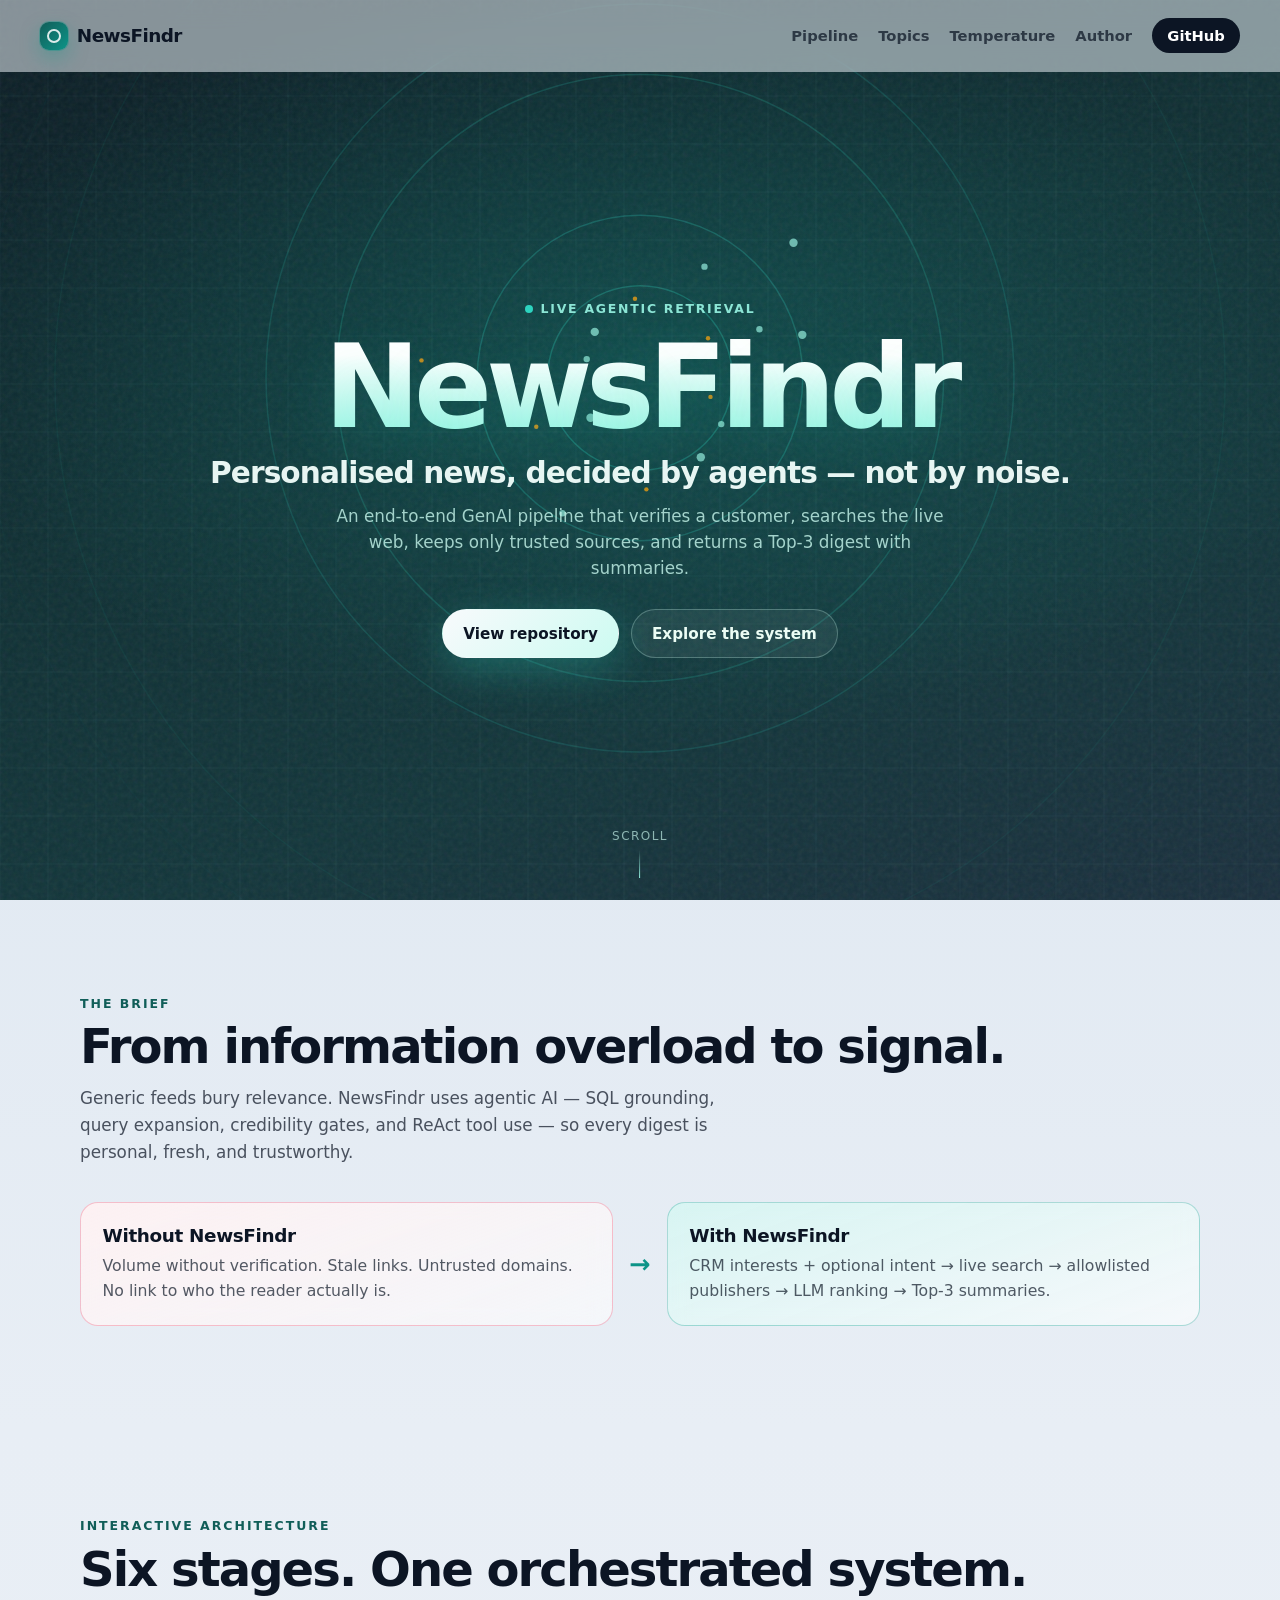
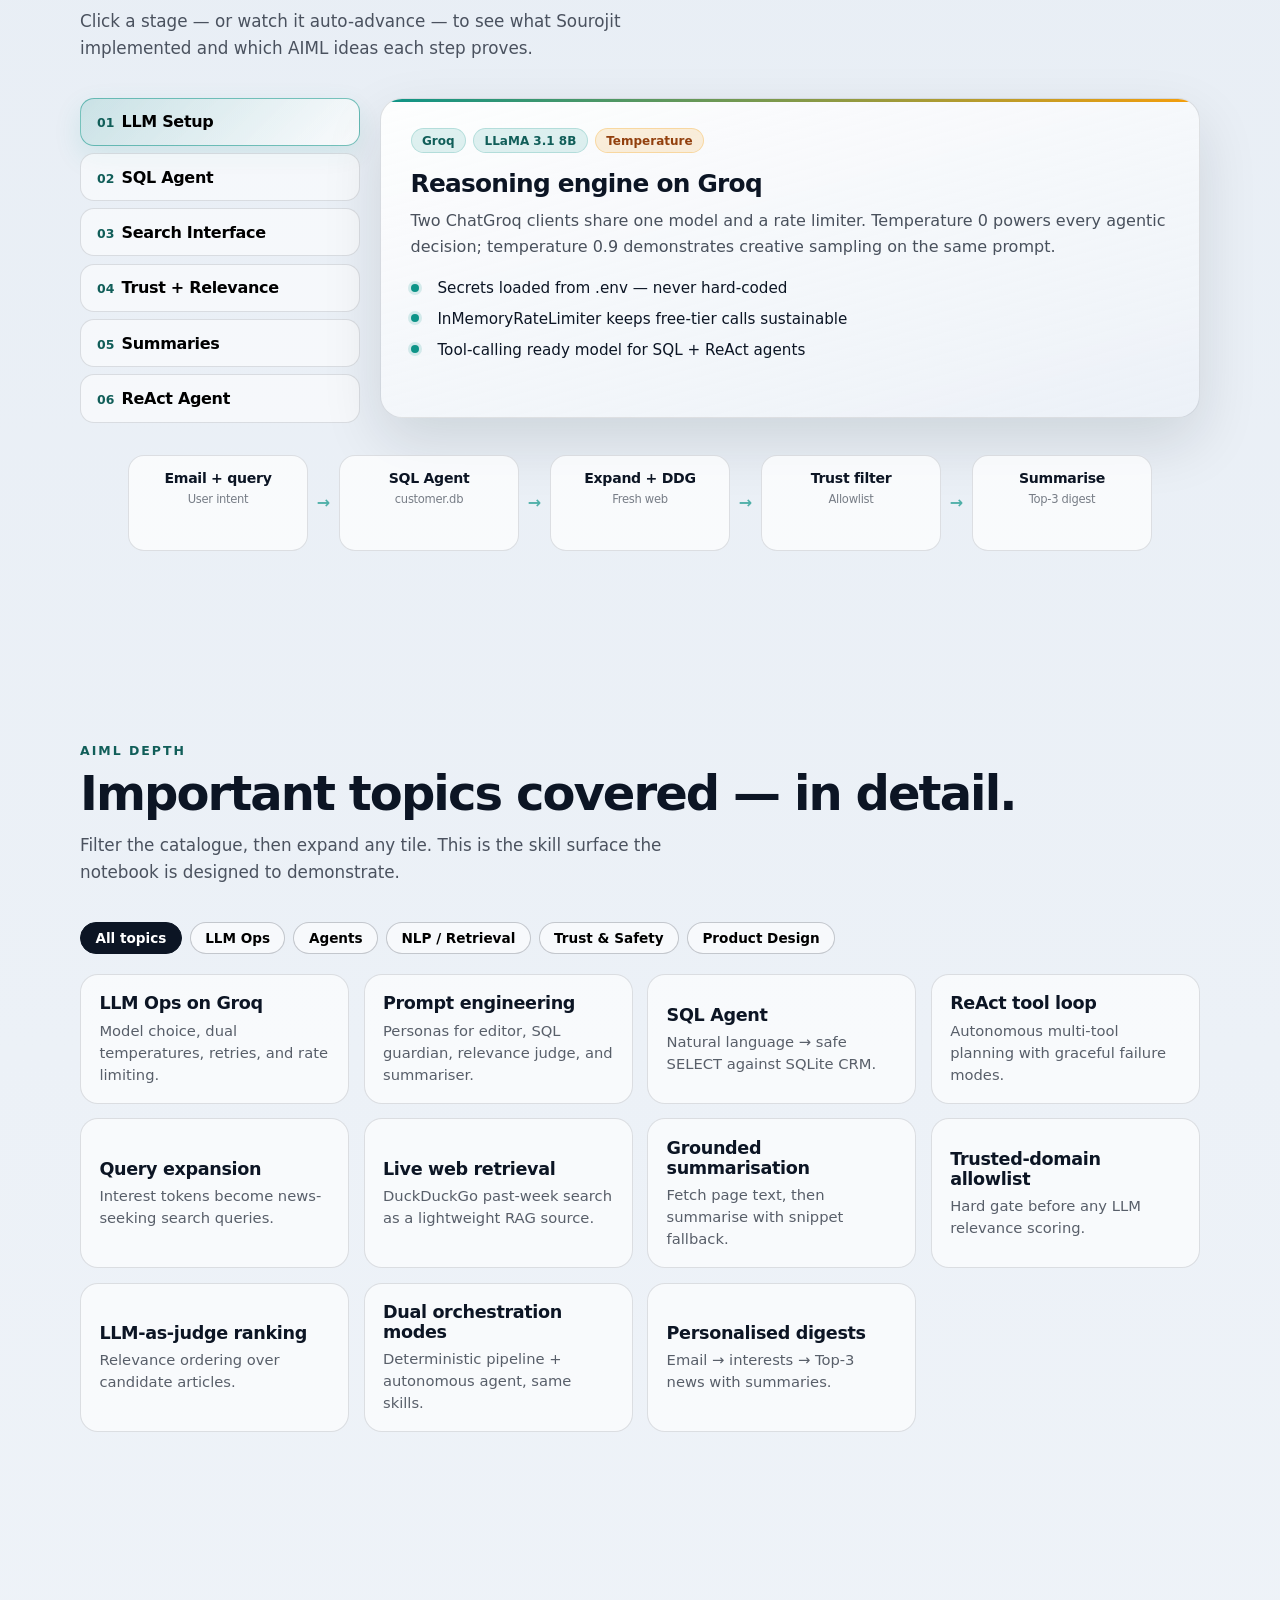
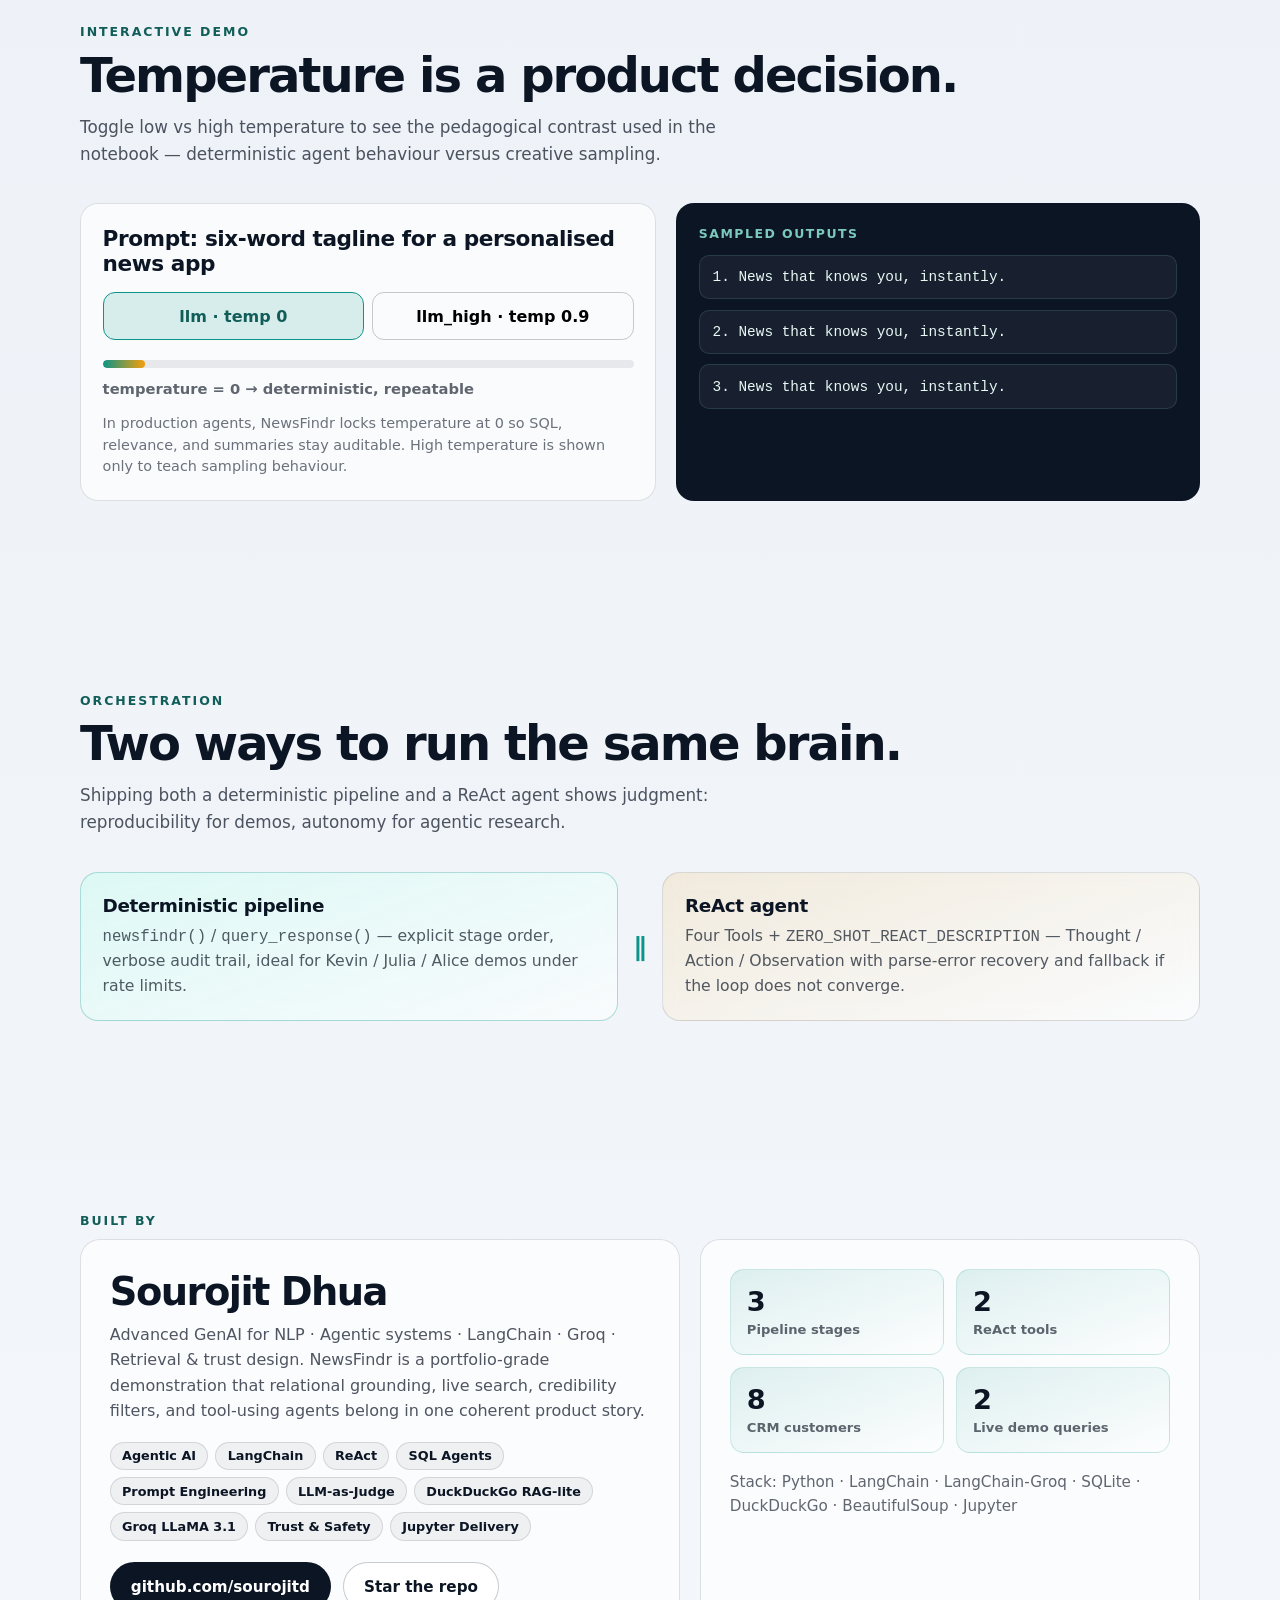
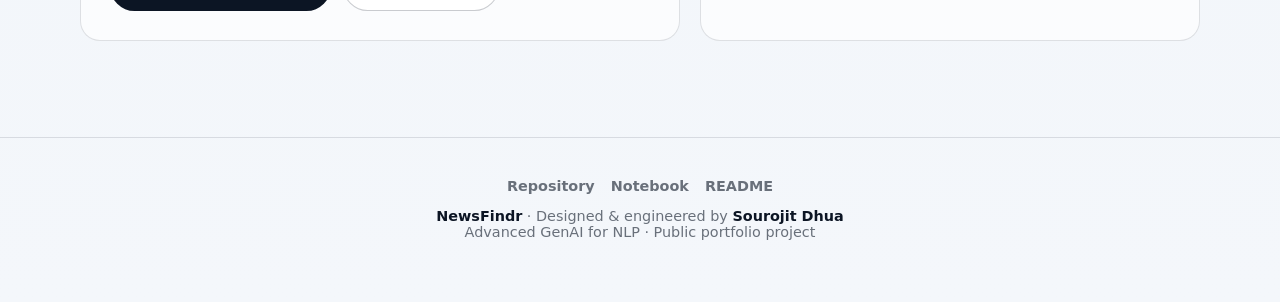
<file: docs/index.html>
<!DOCTYPE html>
<html lang="en">
  <head>
    <meta charset="UTF-8" />
    <meta name="viewport" content="width=device-width, initial-scale=1" />
    <title>NewsFindr — Agentic AI News Assistant by Sourojit Dhua</title>
    <meta
      name="description"
      content="NewsFindr is an agentic GenAI system by Sourojit Dhua: LangChain SQL agent, DuckDuckGo retrieval, trust filtering, ReAct tools, and Groq LLaMA 3.1 summarisation."
    />
    <meta name="author" content="Sourojit Dhua" />
    <meta
      name="keywords"
      content="agentic AI, LangChain, Groq, LLaMA, NLP, ReAct agent, SQL agent, personalized news, generative AI, Sourojit Dhua"
    />
    <meta property="og:title" content="NewsFindr — Agentic AI News Assistant" />
    <meta
      property="og:description"
      content="Personalised, fresh, credibility-filtered news digests via multi-agent GenAI. Built by Sourojit Dhua."
    />
    <meta property="og:type" content="website" />
    <meta property="og:url" content="https://sourojitd.github.io/AIML-NewsFindr/" />
    <meta name="theme-color" content="#0f2f33" />
    <link rel="preconnect" href="https://fonts.googleapis.com" />
    <link rel="preconnect" href="https://fonts.gstatic.com" crossorigin />
    <link
      href="https://fonts.googleapis.com/css2?family=Fraunces:opsz,wght@9..144,500;9..144,600;9..144,700&family=IBM+Plex+Mono:wght@400;500&family=Manrope:wght@400;500;600;700;800&display=swap"
      rel="stylesheet"
    />
    <link rel="stylesheet" href="styles.css" />
  </head>
  <body>
    <div class="scroll-progress" id="scroll-progress" aria-hidden="true"></div>

    <header class="nav" role="banner">
      <a class="nav-brand" href="#top" aria-label="NewsFindr home">
        <span class="nav-mark" aria-hidden="true"></span>
        NewsFindr
      </a>
      <button class="nav-toggle" id="nav-toggle" type="button" aria-expanded="false" aria-controls="nav-links">
        Menu
      </button>
      <nav class="nav-links" id="nav-links" aria-label="Primary">
        <a href="#pipeline">Pipeline</a>
        <a href="#topics">Topics</a>
        <a href="#temperature">Temperature</a>
        <a href="#author">Author</a>
        <a class="nav-cta" href="https://github.com/sourojitd/AIML-NewsFindr" target="_blank" rel="noopener">
          GitHub
        </a>
      </nav>
    </header>

    <main id="top">
      <!-- HERO: brand-first, one composition -->
      <section class="hero" aria-label="NewsFindr hero">
        <div class="hero-visual" aria-hidden="true">
          <canvas id="signal-canvas"></canvas>
          <div class="hero-grain"></div>
        </div>
        <div class="hero-content">
          <div class="hero-kicker"><span class="dot"></span> Live agentic retrieval</div>
          <h1 class="hero-brand">NewsFindr</h1>
          <p class="hero-headline">Personalised news, decided by agents — not by noise.</p>
          <p class="hero-support">
            An end-to-end GenAI pipeline that verifies a customer, searches the live web, keeps only
            trusted sources, and returns a Top-3 digest with summaries.
          </p>
          <div class="hero-ctas">
            <a class="btn btn-primary" href="https://github.com/sourojitd/AIML-NewsFindr" target="_blank" rel="noopener">
              View repository
            </a>
            <a class="btn btn-ghost" href="#pipeline">Explore the system</a>
          </div>
        </div>
        <div class="hero-scroll" aria-hidden="true">
          Scroll
          <span></span>
        </div>
      </section>

      <!-- Problem -->
      <section class="section" id="about">
        <div class="section-inner reveal">
          <p class="section-label">The brief</p>
          <h2 class="section-title">From information overload to signal.</h2>
          <p class="section-lead">
            Generic feeds bury relevance. NewsFindr uses agentic AI — SQL grounding, query expansion,
            credibility gates, and ReAct tool use — so every digest is personal, fresh, and trustworthy.
          </p>
          <div class="problem">
            <div class="problem-block pain">
              <h3>Without NewsFindr</h3>
              <p>Volume without verification. Stale links. Untrusted domains. No link to who the reader actually is.</p>
            </div>
            <div class="problem-arrow" aria-hidden="true">→</div>
            <div class="problem-block gain">
              <h3>With NewsFindr</h3>
              <p>CRM interests + optional intent → live search → allowlisted publishers → LLM ranking → Top-3 summaries.</p>
            </div>
          </div>
        </div>
      </section>

      <!-- Interactive pipeline -->
      <section class="section" id="pipeline">
        <div class="section-inner reveal">
          <p class="section-label">Interactive architecture</p>
          <h2 class="section-title">Six stages. One orchestrated system.</h2>
          <p class="section-lead">
            Click a stage — or watch it auto-advance — to see what Sourojit implemented and which AIML
            ideas each step proves.
          </p>
          <div class="pipeline">
            <div class="pipeline-steps" id="pipeline-steps" role="tablist" aria-label="Pipeline stages"></div>
            <div class="pipeline-panel" id="pipeline-panel" role="tabpanel" aria-live="polite"></div>
          </div>

          <div class="arch-flow reveal" style="margin-top: 2rem">
            <div class="arch-node">Email + query<small>User intent</small></div>
            <div class="arch-connector">→</div>
            <div class="arch-node">SQL Agent<small>customer.db</small></div>
            <div class="arch-connector">→</div>
            <div class="arch-node">Expand + DDG<small>Fresh web</small></div>
            <div class="arch-connector">→</div>
            <div class="arch-node">Trust filter<small>Allowlist</small></div>
            <div class="arch-connector">→</div>
            <div class="arch-node">Summarise<small>Top-3 digest</small></div>
          </div>
        </div>
      </section>

      <!-- Topics -->
      <section class="section" id="topics">
        <div class="section-inner reveal">
          <p class="section-label">AIML depth</p>
          <h2 class="section-title">Important topics covered — in detail.</h2>
          <p class="section-lead">
            Filter the catalogue, then expand any tile. This is the skill surface the notebook is designed
            to demonstrate.
          </p>
          <div class="topic-filters" id="topic-filters" aria-label="Topic filters"></div>
          <div class="topic-grid" id="topic-grid"></div>
        </div>
      </section>

      <!-- Temperature interactive -->
      <section class="section" id="temperature">
        <div class="section-inner reveal">
          <p class="section-label">Interactive demo</p>
          <h2 class="section-title">Temperature is a product decision.</h2>
          <p class="section-lead">
            Toggle low vs high temperature to see the pedagogical contrast used in the notebook —
            deterministic agent behaviour versus creative sampling.
          </p>
          <div class="temp-demo">
            <div class="temp-controls">
              <strong style="font-family: var(--font-display); font-size: 1.35rem; font-weight: 600; letter-spacing: -0.02em">
                Prompt: six-word tagline for a personalised news app
              </strong>
              <div class="temp-switch" role="group" aria-label="Temperature">
                <button type="button" class="temp-btn is-active" data-temp="0">llm · temp 0</button>
                <button type="button" class="temp-btn" data-temp="0.9">llm_high · temp 0.9</button>
              </div>
              <div class="temp-meter" aria-hidden="true"><span id="temp-meter-fill"></span></div>
              <p id="temp-label" style="margin: 0; color: rgba(12, 21, 36, 0.65); font-weight: 600; font-size: 0.92rem">
                temperature = 0 → deterministic, repeatable
              </p>
              <p style="margin: 1rem 0 0; color: rgba(12, 21, 36, 0.6); font-size: 0.9rem; line-height: 1.5">
                In production agents, NewsFindr locks temperature at 0 so SQL, relevance, and summaries stay
                auditable. High temperature is shown only to teach sampling behaviour.
              </p>
            </div>
            <div class="temp-output">
              <h4>Sampled outputs</h4>
              <div class="temp-lines" id="temp-lines"></div>
            </div>
          </div>
        </div>
      </section>

      <!-- Dual modes -->
      <section class="section" id="modes">
        <div class="section-inner reveal">
          <p class="section-label">Orchestration</p>
          <h2 class="section-title">Two ways to run the same brain.</h2>
          <p class="section-lead">
            Shipping both a deterministic pipeline and a ReAct agent shows judgment: reproducibility for
            demos, autonomy for agentic research.
          </p>
          <div class="problem">
            <div class="problem-block gain">
              <h3>Deterministic pipeline</h3>
              <p>
                <code>newsfindr()</code> / <code>query_response()</code> — explicit stage order, verbose
                audit trail, ideal for Kevin / Julia / Alice demos under rate limits.
              </p>
            </div>
            <div class="problem-arrow" aria-hidden="true">∥</div>
            <div class="problem-block" style="background: linear-gradient(160deg, rgba(245, 158, 11, 0.12), rgba(255, 255, 255, 0.65))">
              <h3>ReAct agent</h3>
              <p>
                Four Tools + <code>ZERO_SHOT_REACT_DESCRIPTION</code> — Thought / Action / Observation with
                parse-error recovery and fallback if the loop does not converge.
              </p>
            </div>
          </div>
        </div>
      </section>

      <!-- Author -->
      <section class="section" id="author">
        <div class="section-inner reveal">
          <p class="section-label">Built by</p>
          <div class="author">
            <div class="author-main">
              <h2>Sourojit Dhua</h2>
              <p>
                Advanced GenAI for NLP · Agentic systems · LangChain · Groq · Retrieval & trust design.
                NewsFindr is a portfolio-grade demonstration that relational grounding, live search,
                credibility filters, and tool-using agents belong in one coherent product story.
              </p>
              <div class="skill-cloud" aria-label="Skills">
                <span>Agentic AI</span>
                <span>LangChain</span>
                <span>ReAct</span>
                <span>SQL Agents</span>
                <span>Prompt Engineering</span>
                <span>LLM-as-Judge</span>
                <span>DuckDuckGo RAG-lite</span>
                <span>Groq LLaMA 3.1</span>
                <span>Trust & Safety</span>
                <span>Jupyter Delivery</span>
              </div>
              <div class="hero-ctas" style="justify-content: flex-start; margin-top: 1.35rem">
                <a class="btn btn-ink" href="https://github.com/sourojitd" target="_blank" rel="noopener">
                  github.com/sourojitd
                </a>
                <a class="btn btn-ghost" style="color: var(--ink); border-color: var(--line-strong); background: #fff" href="https://github.com/sourojitd/AIML-NewsFindr" target="_blank" rel="noopener">
                  Star the repo
                </a>
              </div>
            </div>
            <div class="author-side">
              <div class="stat-grid">
                <div class="stat">
                  <strong data-count="6" data-suffix="">0</strong>
                  <span>Pipeline stages</span>
                </div>
                <div class="stat">
                  <strong data-count="4" data-suffix="">0</strong>
                  <span>ReAct tools</span>
                </div>
                <div class="stat">
                  <strong data-count="15" data-suffix="">0</strong>
                  <span>CRM customers</span>
                </div>
                <div class="stat">
                  <strong data-count="3" data-suffix="">0</strong>
                  <span>Live demo queries</span>
                </div>
              </div>
              <p style="margin: 1.1rem 0 0; color: rgba(12, 21, 36, 0.65); line-height: 1.55; font-size: 0.95rem">
                Stack: Python · LangChain · LangChain-Groq · SQLite · DuckDuckGo · BeautifulSoup · Jupyter
              </p>
            </div>
          </div>
        </div>
      </section>
    </main>

    <footer class="footer">
      <div class="footer-links">
        <a href="https://github.com/sourojitd/AIML-NewsFindr" target="_blank" rel="noopener">Repository</a>
        <a href="https://github.com/sourojitd/AIML-NewsFindr/blob/main/NewsFindr.ipynb" target="_blank" rel="noopener">Notebook</a>
        <a href="https://github.com/sourojitd/AIML-NewsFindr/blob/main/README.md" target="_blank" rel="noopener">README</a>
      </div>
      <p>
        <strong>NewsFindr</strong> · Designed & engineered by <strong>Sourojit Dhua</strong><br />
        Advanced GenAI for NLP · Public portfolio project
      </p>
    </footer>

    <script src="app.js"></script>
  </body>
</html>
</file>
<file: docs/styles.css>
/* NewsFindr — GitHub Pages showcase
   Aesthetic: Wire Desk — cool signal-room editorial
   Author: Sourojit Dhua
*/

:root {
  --ink: #0c1524;
  --ink-soft: #1a2a3d;
  --paper: #e8eef5;
  --paper-2: #f4f7fb;
  --mist: rgba(232, 238, 245, 0.72);
  --teal: #0d9488;
  --teal-deep: #115e59;
  --teal-glow: rgba(45, 212, 191, 0.45);
  --amber: #f59e0b;
  --coral: #e11d48;
  --line: rgba(12, 21, 36, 0.12);
  --line-strong: rgba(12, 21, 36, 0.22);
  --glass: rgba(255, 255, 255, 0.55);
  --shadow: 0 24px 60px rgba(12, 21, 36, 0.12);
  --radius: 18px;
  --font-display: "Syne", system-ui, sans-serif;
  --font-body: "Figtree", system-ui, sans-serif;
  --max: 1120px;
  --nav-h: 72px;
}

*,
*::before,
*::after {
  box-sizing: border-box;
}

html {
  scroll-behavior: smooth;
}

body {
  margin: 0;
  color: var(--ink);
  font-family: var(--font-body);
  background:
    radial-gradient(1200px 600px at 10% -10%, rgba(13, 148, 136, 0.16), transparent 55%),
    radial-gradient(900px 500px at 100% 0%, rgba(245, 158, 11, 0.12), transparent 50%),
    linear-gradient(180deg, #d9e4ef 0%, var(--paper) 28%, var(--paper-2) 100%);
  min-height: 100vh;
  overflow-x: hidden;
}

body::before {
  content: "";
  position: fixed;
  inset: 0;
  pointer-events: none;
  z-index: 0;
  opacity: 0.035;
  background-image: url("data:image/svg+xml,%3Csvg viewBox='0 0 200 200' xmlns='http://www.w3.org/2000/svg'%3E%3Cfilter id='n'%3E%3CfeTurbulence type='fractalNoise' baseFrequency='0.85' numOctaves='3' stitchTiles='stitch'/%3E%3C/filter%3E%3Crect width='100%25' height='100%25' filter='url(%23n)'/%3E%3C/svg%3E");
}

a {
  color: inherit;
  text-decoration: none;
}

img {
  max-width: 100%;
  display: block;
}

/* Progress */
.scroll-progress {
  position: fixed;
  top: 0;
  left: 0;
  height: 3px;
  width: 0;
  z-index: 100;
  background: linear-gradient(90deg, var(--teal), var(--amber));
  box-shadow: 0 0 16px var(--teal-glow);
}

/* Nav */
.nav {
  position: fixed;
  top: 0;
  left: 0;
  right: 0;
  z-index: 50;
  height: var(--nav-h);
  display: flex;
  align-items: center;
  justify-content: space-between;
  padding: 0 clamp(1rem, 4vw, 2.5rem);
  backdrop-filter: blur(14px);
  background: rgba(232, 238, 245, 0.55);
  border-bottom: 1px solid transparent;
  transition: border-color 0.3s, background 0.3s;
}

.nav.is-scrolled {
  border-bottom-color: var(--line);
  background: rgba(244, 247, 251, 0.82);
}

.nav-brand {
  font-family: var(--font-display);
  font-weight: 800;
  font-size: 1.15rem;
  letter-spacing: -0.03em;
  display: flex;
  align-items: center;
  gap: 0.55rem;
}

.nav-mark {
  width: 28px;
  height: 28px;
  border-radius: 9px;
  background: linear-gradient(135deg, var(--teal-deep), var(--teal));
  box-shadow: 0 0 0 1px rgba(13, 148, 136, 0.35), 0 8px 20px rgba(13, 148, 136, 0.35);
  position: relative;
  overflow: hidden;
}

.nav-mark::after {
  content: "";
  position: absolute;
  inset: 7px;
  border: 2px solid rgba(255, 255, 255, 0.85);
  border-radius: 50%;
  animation: pulse-ring 2.4s ease-out infinite;
}

.nav-links {
  display: flex;
  gap: 1.25rem;
  align-items: center;
  font-size: 0.92rem;
  font-weight: 600;
}

.nav-links a {
  opacity: 0.72;
  transition: opacity 0.2s, color 0.2s;
}

.nav-links a:hover {
  opacity: 1;
  color: var(--teal-deep);
}

.nav-cta {
  padding: 0.55rem 0.95rem;
  border-radius: 999px;
  background: var(--ink);
  color: #fff !important;
  opacity: 1 !important;
  transition: transform 0.2s, background 0.2s !important;
}

.nav-cta:hover {
  transform: translateY(-1px);
  background: var(--teal-deep) !important;
}

.nav-toggle {
  display: none;
  background: none;
  border: 1px solid var(--line-strong);
  border-radius: 10px;
  padding: 0.45rem 0.7rem;
  font-weight: 700;
  cursor: pointer;
}

/* Hero */
.hero {
  position: relative;
  min-height: 100vh;
  min-height: 100dvh;
  display: grid;
  place-items: center;
  padding: calc(var(--nav-h) + 2rem) 1.25rem 3rem;
  overflow: hidden;
  isolation: isolate;
}

.hero-visual {
  position: absolute;
  inset: 0;
  z-index: -1;
  background:
    radial-gradient(ellipse 80% 60% at 50% 40%, rgba(13, 148, 136, 0.28), transparent 70%),
    linear-gradient(160deg, #0b1c24 0%, #0f2f33 42%, #12353a 70%, #1a2f3d 100%);
}

.hero-visual canvas {
  width: 100%;
  height: 100%;
  display: block;
  opacity: 0.9;
}

.hero-grain {
  position: absolute;
  inset: 0;
  opacity: 0.08;
  background-image: url("data:image/svg+xml,%3Csvg viewBox='0 0 200 200' xmlns='http://www.w3.org/2000/svg'%3E%3Cfilter id='n'%3E%3CfeTurbulence type='fractalNoise' baseFrequency='0.9' numOctaves='3' stitchTiles='stitch'/%3E%3C/filter%3E%3Crect width='100%25' height='100%25' filter='url(%23n)'/%3E%3C/svg%3E");
  pointer-events: none;
}

.hero-content {
  width: min(920px, 100%);
  text-align: center;
  color: #f4faf9;
  transform: translateY(12px);
  opacity: 0;
  animation: hero-in 1s cubic-bezier(0.22, 1, 0.36, 1) 0.15s forwards;
}

.hero-kicker {
  display: inline-flex;
  align-items: center;
  gap: 0.5rem;
  font-size: 0.78rem;
  font-weight: 700;
  letter-spacing: 0.14em;
  text-transform: uppercase;
  color: rgba(153, 246, 228, 0.9);
  margin-bottom: 1.1rem;
}

.hero-kicker .dot {
  width: 8px;
  height: 8px;
  border-radius: 50%;
  background: #2dd4bf;
  box-shadow: 0 0 0 0 rgba(45, 212, 191, 0.7);
  animation: live-dot 1.8s ease-out infinite;
}

.hero-brand {
  font-family: var(--font-display);
  font-weight: 800;
  font-size: clamp(3.4rem, 12vw, 7.2rem);
  line-height: 0.92;
  letter-spacing: -0.055em;
  margin: 0 0 1rem;
  background: linear-gradient(180deg, #ffffff 20%, #99f6e4 100%);
  -webkit-background-clip: text;
  background-clip: text;
  color: transparent;
  text-shadow: 0 20px 60px rgba(45, 212, 191, 0.15);
}

.hero-headline {
  font-family: var(--font-display);
  font-weight: 700;
  font-size: clamp(1.25rem, 3.2vw, 1.85rem);
  letter-spacing: -0.03em;
  margin: 0 0 0.85rem;
  color: rgba(240, 253, 250, 0.96);
}

.hero-support {
  margin: 0 auto 1.75rem;
  max-width: 38rem;
  font-size: 1.05rem;
  line-height: 1.55;
  color: rgba(204, 251, 241, 0.78);
}

.hero-ctas {
  display: flex;
  flex-wrap: wrap;
  gap: 0.75rem;
  justify-content: center;
}

.btn {
  display: inline-flex;
  align-items: center;
  justify-content: center;
  gap: 0.45rem;
  padding: 0.9rem 1.25rem;
  border-radius: 999px;
  font-weight: 700;
  font-size: 0.95rem;
  border: 1px solid transparent;
  cursor: pointer;
  transition: transform 0.2s, box-shadow 0.2s, background 0.2s, border-color 0.2s;
}

.btn:hover {
  transform: translateY(-2px);
}

.btn-primary {
  background: linear-gradient(135deg, #f8fafc, #ccfbf1);
  color: var(--ink);
  box-shadow: 0 12px 40px rgba(45, 212, 191, 0.28);
}

.btn-primary:hover {
  box-shadow: 0 16px 48px rgba(45, 212, 191, 0.4);
}

.btn-ghost {
  background: rgba(255, 255, 255, 0.06);
  border-color: rgba(204, 251, 241, 0.28);
  color: #ecfdf5;
  backdrop-filter: blur(8px);
}

.btn-ghost:hover {
  background: rgba(255, 255, 255, 0.12);
}

.btn-ink {
  background: var(--ink);
  color: #fff;
}

.btn-ink:hover {
  background: var(--teal-deep);
}

.hero-scroll {
  position: absolute;
  bottom: 1.4rem;
  left: 50%;
  transform: translateX(-50%);
  color: rgba(204, 251, 241, 0.65);
  font-size: 0.75rem;
  letter-spacing: 0.12em;
  text-transform: uppercase;
  display: flex;
  flex-direction: column;
  align-items: center;
  gap: 0.4rem;
  animation: bob 2.2s ease-in-out infinite;
}

.hero-scroll span {
  width: 1px;
  height: 28px;
  background: linear-gradient(to bottom, transparent, #99f6e4);
}

/* Sections */
.section {
  position: relative;
  z-index: 1;
  padding: clamp(3.5rem, 8vw, 6rem) 1.25rem;
}

.section-inner {
  width: min(var(--max), 100%);
  margin: 0 auto;
}

.section-label {
  font-size: 0.78rem;
  font-weight: 800;
  letter-spacing: 0.16em;
  text-transform: uppercase;
  color: var(--teal-deep);
  margin: 0 0 0.65rem;
}

.section-title {
  font-family: var(--font-display);
  font-size: clamp(1.9rem, 4.5vw, 3rem);
  font-weight: 800;
  letter-spacing: -0.04em;
  line-height: 1.05;
  margin: 0 0 0.85rem;
}

.section-lead {
  max-width: 40rem;
  margin: 0 0 2.25rem;
  color: rgba(12, 21, 36, 0.72);
  font-size: 1.05rem;
  line-height: 1.6;
}

.reveal {
  opacity: 0;
  transform: translateY(28px);
  transition: opacity 0.7s cubic-bezier(0.22, 1, 0.36, 1), transform 0.7s cubic-bezier(0.22, 1, 0.36, 1);
}

.reveal.is-visible {
  opacity: 1;
  transform: none;
}

/* Problem strip */
.problem {
  display: grid;
  grid-template-columns: 1fr auto 1fr;
  gap: 1rem;
  align-items: stretch;
}

.problem-block {
  padding: 1.4rem 1.35rem;
  border-radius: var(--radius);
  border: 1px solid var(--line);
  background: var(--glass);
  backdrop-filter: blur(10px);
}

.problem-block h3 {
  margin: 0 0 0.5rem;
  font-family: var(--font-display);
  font-size: 1.15rem;
  letter-spacing: -0.02em;
}

.problem-block p {
  margin: 0;
  color: rgba(12, 21, 36, 0.7);
  line-height: 1.55;
  font-size: 0.98rem;
}

.problem-block.pain {
  border-color: rgba(225, 29, 72, 0.25);
  background: linear-gradient(160deg, rgba(255, 241, 242, 0.9), rgba(255, 255, 255, 0.55));
}

.problem-block.gain {
  border-color: rgba(13, 148, 136, 0.3);
  background: linear-gradient(160deg, rgba(204, 251, 241, 0.55), rgba(255, 255, 255, 0.6));
}

.problem-arrow {
  align-self: center;
  font-family: var(--font-display);
  font-weight: 800;
  font-size: 1.6rem;
  color: var(--teal);
}

/* Interactive pipeline */
.pipeline {
  display: grid;
  grid-template-columns: minmax(220px, 280px) 1fr;
  gap: 1.25rem;
  align-items: start;
}

.pipeline-steps {
  display: flex;
  flex-direction: column;
  gap: 0.45rem;
}

.step-btn {
  text-align: left;
  border: 1px solid var(--line);
  background: rgba(255, 255, 255, 0.55);
  border-radius: 14px;
  padding: 0.85rem 1rem;
  cursor: pointer;
  font: inherit;
  transition: border-color 0.2s, background 0.2s, transform 0.2s, box-shadow 0.2s;
}

.step-btn:hover {
  transform: translateX(3px);
  border-color: rgba(13, 148, 136, 0.35);
}

.step-btn.is-active {
  background: linear-gradient(135deg, rgba(13, 148, 136, 0.14), rgba(255, 255, 255, 0.75));
  border-color: rgba(13, 148, 136, 0.55);
  box-shadow: 0 10px 28px rgba(13, 148, 136, 0.12);
}

.step-btn .num {
  display: inline-block;
  font-family: var(--font-display);
  font-weight: 800;
  font-size: 0.78rem;
  color: var(--teal-deep);
  margin-right: 0.45rem;
}

.step-btn .name {
  font-weight: 700;
  letter-spacing: -0.02em;
}

.pipeline-panel {
  border-radius: calc(var(--radius) + 4px);
  border: 1px solid var(--line);
  background:
    linear-gradient(165deg, rgba(255, 255, 255, 0.85), rgba(232, 238, 245, 0.65)),
    var(--paper-2);
  box-shadow: var(--shadow);
  padding: clamp(1.25rem, 3vw, 1.85rem);
  min-height: 320px;
  position: relative;
  overflow: hidden;
}

.pipeline-panel::before {
  content: "";
  position: absolute;
  top: 0;
  left: 0;
  right: 0;
  height: 3px;
  background: linear-gradient(90deg, var(--teal), var(--amber));
}

.panel-meta {
  display: flex;
  flex-wrap: wrap;
  gap: 0.45rem;
  margin-bottom: 1rem;
}

.chip {
  display: inline-flex;
  align-items: center;
  padding: 0.28rem 0.65rem;
  border-radius: 999px;
  font-size: 0.75rem;
  font-weight: 700;
  background: rgba(13, 148, 136, 0.12);
  color: var(--teal-deep);
  border: 1px solid rgba(13, 148, 136, 0.2);
}

.chip.amber {
  background: rgba(245, 158, 11, 0.14);
  color: #92400e;
  border-color: rgba(245, 158, 11, 0.28);
}

.panel-title {
  font-family: var(--font-display);
  font-size: 1.55rem;
  font-weight: 800;
  letter-spacing: -0.03em;
  margin: 0 0 0.65rem;
}

.panel-body {
  margin: 0 0 1.1rem;
  color: rgba(12, 21, 36, 0.74);
  line-height: 1.6;
}

.panel-list {
  margin: 0;
  padding: 0;
  list-style: none;
  display: grid;
  gap: 0.55rem;
}

.panel-list li {
  display: grid;
  grid-template-columns: 18px 1fr;
  gap: 0.55rem;
  align-items: start;
  font-size: 0.95rem;
  line-height: 1.45;
}

.panel-list li::before {
  content: "";
  width: 8px;
  height: 8px;
  margin-top: 0.4rem;
  border-radius: 50%;
  background: var(--teal);
  box-shadow: 0 0 0 3px rgba(13, 148, 136, 0.15);
}

/* Topics */
.topic-filters {
  display: flex;
  flex-wrap: wrap;
  gap: 0.5rem;
  margin-bottom: 1.25rem;
}

.filter-btn {
  border: 1px solid var(--line-strong);
  background: rgba(255, 255, 255, 0.6);
  border-radius: 999px;
  padding: 0.45rem 0.9rem;
  font: inherit;
  font-weight: 700;
  font-size: 0.85rem;
  cursor: pointer;
  transition: background 0.2s, color 0.2s, border-color 0.2s, transform 0.2s;
}

.filter-btn:hover {
  transform: translateY(-1px);
}

.filter-btn.is-active {
  background: var(--ink);
  color: #fff;
  border-color: var(--ink);
}

.topic-grid {
  display: grid;
  grid-template-columns: repeat(auto-fit, minmax(260px, 1fr));
  gap: 0.9rem;
}

.topic-card {
  border: 1px solid var(--line);
  border-radius: var(--radius);
  background: rgba(255, 255, 255, 0.62);
  padding: 1.15rem 1.15rem 1.05rem;
  cursor: pointer;
  transition: transform 0.25s, box-shadow 0.25s, border-color 0.25s;
  text-align: left;
  font: inherit;
  color: inherit;
}

.topic-card:hover,
.topic-card.is-open {
  transform: translateY(-3px);
  border-color: rgba(13, 148, 136, 0.4);
  box-shadow: 0 16px 40px rgba(12, 21, 36, 0.08);
}

.topic-card h3 {
  margin: 0 0 0.4rem;
  font-family: var(--font-display);
  font-size: 1.1rem;
  letter-spacing: -0.02em;
}

.topic-card .blurb {
  margin: 0;
  color: rgba(12, 21, 36, 0.68);
  font-size: 0.92rem;
  line-height: 1.5;
}

.topic-card .detail {
  display: none;
  margin-top: 0.85rem;
  padding-top: 0.85rem;
  border-top: 1px solid var(--line);
  color: rgba(12, 21, 36, 0.78);
  font-size: 0.9rem;
  line-height: 1.55;
}

.topic-card.is-open .detail {
  display: block;
  animation: fade-up 0.35s ease;
}

.topic-card[hidden] {
  display: none !important;
}

/* Temperature demo */
.temp-demo {
  display: grid;
  grid-template-columns: 1.1fr 1fr;
  gap: 1.25rem;
  align-items: stretch;
}

.temp-controls {
  border-radius: var(--radius);
  border: 1px solid var(--line);
  background: rgba(255, 255, 255, 0.65);
  padding: 1.35rem;
}

.temp-switch {
  display: grid;
  grid-template-columns: 1fr 1fr;
  gap: 0.5rem;
  margin: 1rem 0 1.25rem;
}

.temp-btn {
  border: 1px solid var(--line-strong);
  background: transparent;
  border-radius: 12px;
  padding: 0.85rem;
  cursor: pointer;
  font: inherit;
  font-weight: 700;
  transition: background 0.2s, border-color 0.2s, color 0.2s;
}

.temp-btn.is-active[data-temp="0"] {
  background: rgba(13, 148, 136, 0.14);
  border-color: var(--teal);
  color: var(--teal-deep);
}

.temp-btn.is-active[data-temp="0.9"] {
  background: rgba(245, 158, 11, 0.16);
  border-color: var(--amber);
  color: #92400e;
}

.temp-meter {
  height: 8px;
  border-radius: 999px;
  background: rgba(12, 21, 36, 0.08);
  overflow: hidden;
  margin-bottom: 0.75rem;
}

.temp-meter > span {
  display: block;
  height: 100%;
  width: 8%;
  border-radius: inherit;
  background: linear-gradient(90deg, var(--teal), var(--amber));
  transition: width 0.45s cubic-bezier(0.22, 1, 0.36, 1);
}

.temp-output {
  border-radius: var(--radius);
  border: 1px solid var(--line);
  background: var(--ink);
  color: #e7f8f5;
  padding: 1.35rem;
  font-family: ui-monospace, "Cascadia Code", "Fira Code", monospace;
  min-height: 220px;
}

.temp-output h4 {
  margin: 0 0 0.85rem;
  font-family: var(--font-body);
  font-size: 0.78rem;
  letter-spacing: 0.12em;
  text-transform: uppercase;
  color: rgba(153, 246, 228, 0.8);
}

.temp-lines {
  display: grid;
  gap: 0.65rem;
}

.temp-lines p {
  margin: 0;
  padding: 0.7rem 0.8rem;
  border-radius: 10px;
  background: rgba(255, 255, 255, 0.05);
  border: 1px solid rgba(153, 246, 228, 0.12);
  font-size: 0.9rem;
  line-height: 1.4;
  opacity: 0;
  transform: translateY(8px);
  animation: fade-up 0.45s ease forwards;
}

/* Architecture flow */
.arch-flow {
  display: flex;
  flex-wrap: wrap;
  gap: 0.55rem;
  justify-content: center;
  margin-top: 0.5rem;
}

.arch-node {
  flex: 1 1 140px;
  max-width: 180px;
  min-height: 96px;
  border-radius: 16px;
  border: 1px solid var(--line);
  background: rgba(255, 255, 255, 0.7);
  padding: 0.9rem;
  text-align: center;
  font-weight: 700;
  font-size: 0.88rem;
  letter-spacing: -0.02em;
  position: relative;
  transition: transform 0.25s, box-shadow 0.25s, border-color 0.25s;
  cursor: default;
}

.arch-node:hover {
  transform: translateY(-4px) scale(1.02);
  border-color: rgba(13, 148, 136, 0.45);
  box-shadow: 0 14px 30px rgba(13, 148, 136, 0.12);
}

.arch-node small {
  display: block;
  margin-top: 0.35rem;
  font-weight: 500;
  font-size: 0.72rem;
  color: rgba(12, 21, 36, 0.55);
}

.arch-connector {
  align-self: center;
  color: var(--teal);
  font-weight: 800;
  opacity: 0.7;
}

/* Author */
.author {
  display: grid;
  grid-template-columns: 1.2fr 1fr;
  gap: 1.25rem;
  align-items: stretch;
}

.author-main,
.author-side {
  border-radius: calc(var(--radius) + 2px);
  border: 1px solid var(--line);
  background: rgba(255, 255, 255, 0.65);
  padding: clamp(1.25rem, 3vw, 1.8rem);
}

.author-main h2 {
  font-family: var(--font-display);
  font-size: clamp(1.8rem, 4vw, 2.4rem);
  letter-spacing: -0.04em;
  margin: 0 0 0.5rem;
}

.author-main p {
  margin: 0 0 1.1rem;
  color: rgba(12, 21, 36, 0.72);
  line-height: 1.6;
}

.skill-cloud {
  display: flex;
  flex-wrap: wrap;
  gap: 0.45rem;
}

.skill-cloud span {
  padding: 0.35rem 0.7rem;
  border-radius: 999px;
  background: rgba(12, 21, 36, 0.05);
  border: 1px solid var(--line);
  font-size: 0.8rem;
  font-weight: 700;
}

.stat-grid {
  display: grid;
  grid-template-columns: 1fr 1fr;
  gap: 0.75rem;
}

.stat {
  border-radius: 14px;
  background: linear-gradient(160deg, rgba(13, 148, 136, 0.12), rgba(255, 255, 255, 0.5));
  border: 1px solid rgba(13, 148, 136, 0.18);
  padding: 1rem;
}

.stat strong {
  display: block;
  font-family: var(--font-display);
  font-size: 1.7rem;
  letter-spacing: -0.04em;
  margin-bottom: 0.15rem;
}

.stat span {
  font-size: 0.82rem;
  color: rgba(12, 21, 36, 0.65);
  font-weight: 600;
}

/* Footer */
.footer {
  padding: 2.5rem 1.25rem 3rem;
  border-top: 1px solid var(--line);
  text-align: center;
  color: rgba(12, 21, 36, 0.6);
  font-size: 0.9rem;
}

.footer strong {
  color: var(--ink);
  font-family: var(--font-display);
}

.footer-links {
  display: flex;
  justify-content: center;
  gap: 1rem;
  margin-bottom: 0.85rem;
  flex-wrap: wrap;
  font-weight: 700;
}

.footer-links a:hover {
  color: var(--teal-deep);
}

/* Animations */
@keyframes hero-in {
  to {
    opacity: 1;
    transform: none;
  }
}

@keyframes pulse-ring {
  0% {
    transform: scale(0.85);
    opacity: 1;
  }
  100% {
    transform: scale(1.55);
    opacity: 0;
  }
}

@keyframes live-dot {
  0% {
    box-shadow: 0 0 0 0 rgba(45, 212, 191, 0.7);
  }
  70% {
    box-shadow: 0 0 0 10px rgba(45, 212, 191, 0);
  }
  100% {
    box-shadow: 0 0 0 0 rgba(45, 212, 191, 0);
  }
}

@keyframes bob {
  0%,
  100% {
    transform: translate(-50%, 0);
  }
  50% {
    transform: translate(-50%, 6px);
  }
}

@keyframes fade-up {
  to {
    opacity: 1;
    transform: none;
  }
}

/* Responsive */
@media (max-width: 860px) {
  .problem,
  .pipeline,
  .temp-demo,
  .author {
    grid-template-columns: 1fr;
  }

  .problem-arrow {
    transform: rotate(90deg);
    justify-self: center;
  }

  .arch-connector {
    display: none;
  }

  .nav-links {
    position: fixed;
    inset: var(--nav-h) 0 auto 0;
    display: none;
    flex-direction: column;
    gap: 0;
    background: rgba(244, 247, 251, 0.96);
    border-bottom: 1px solid var(--line);
    padding: 0.75rem 1.25rem 1rem;
  }

  .nav-links.is-open {
    display: flex;
  }

  .nav-links a {
    padding: 0.75rem 0;
    border-bottom: 1px solid var(--line);
  }

  .nav-toggle {
    display: inline-flex;
  }
}

@media (prefers-reduced-motion: reduce) {
  *,
  *::before,
  *::after {
    animation-duration: 0.01ms !important;
    animation-iteration-count: 1 !important;
    transition-duration: 0.01ms !important;
    scroll-behavior: auto !important;
  }
}
</file>
